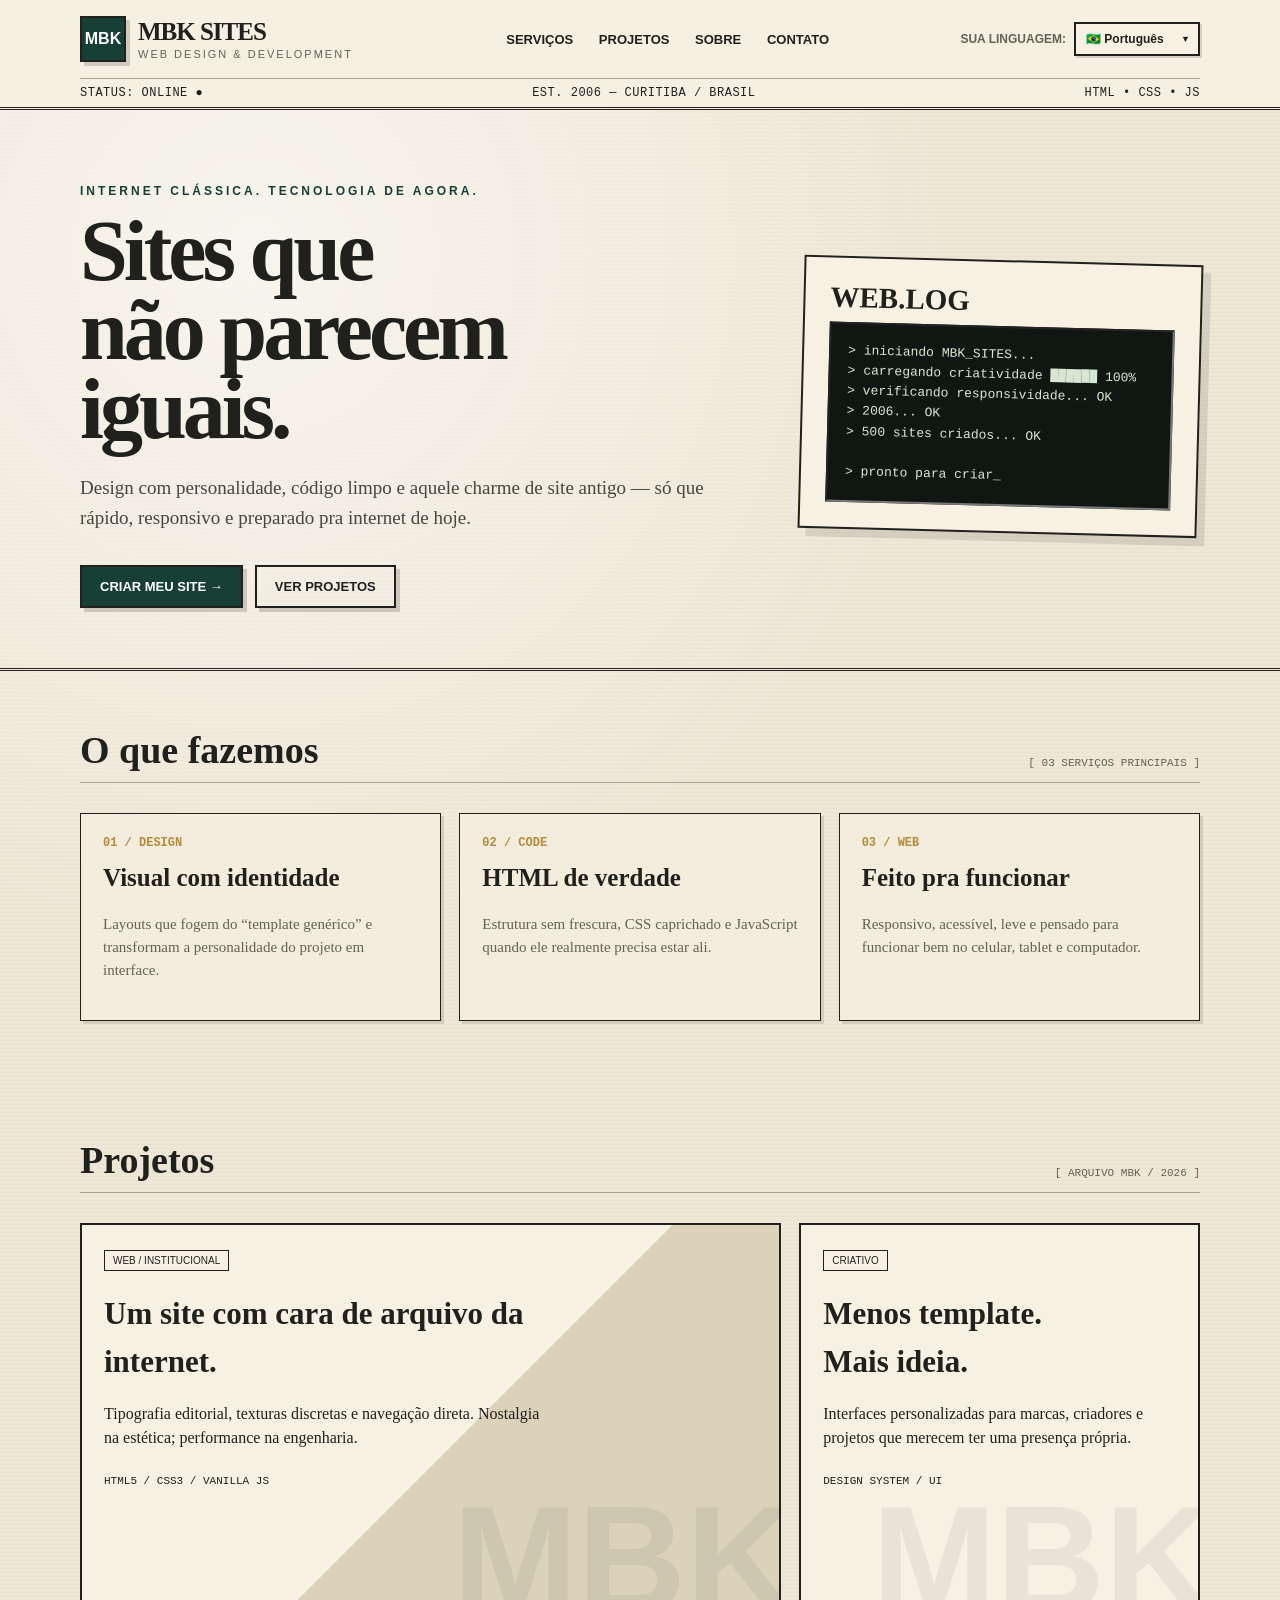
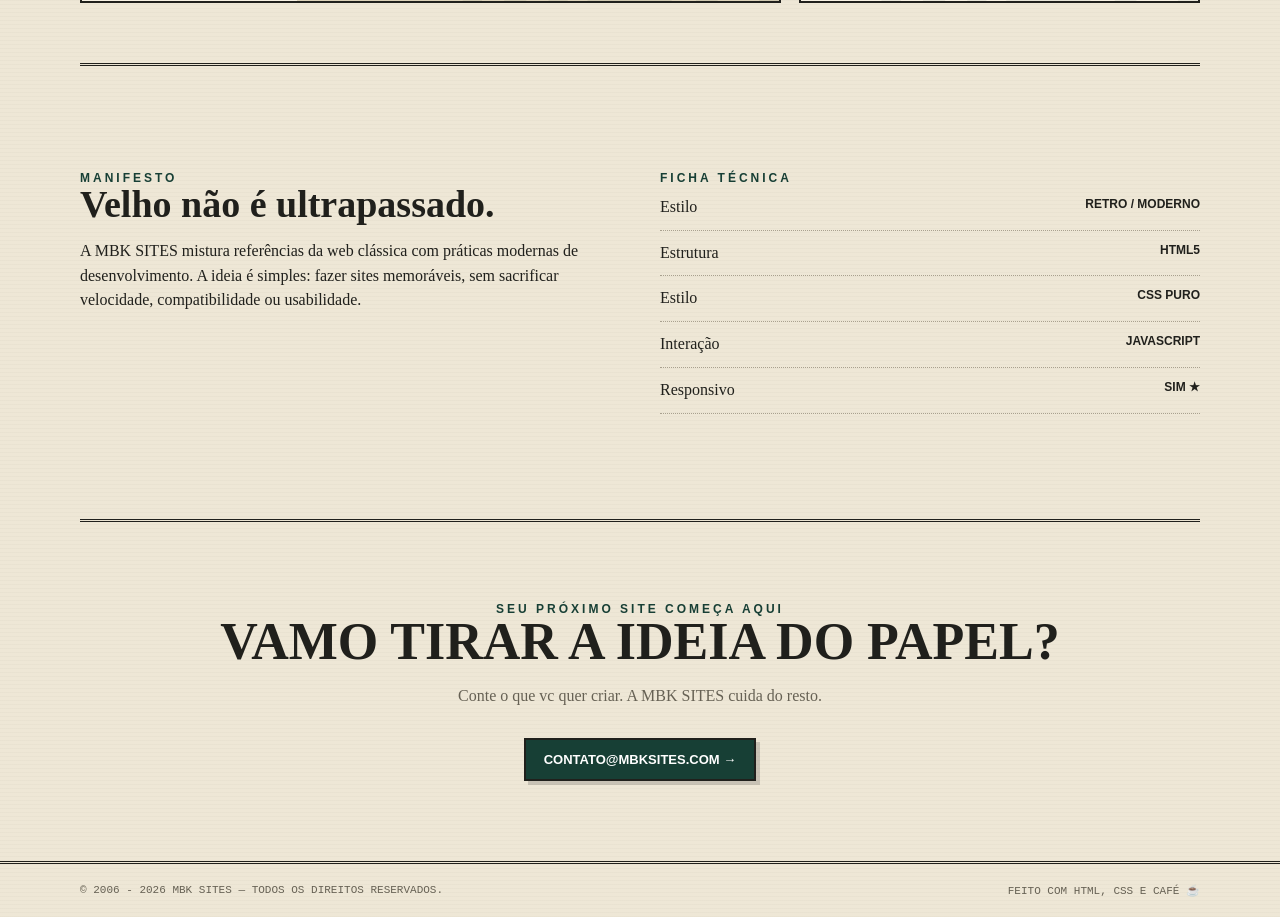
<file: index.html>
<!DOCTYPE html>
<html lang="pt-BR">
<head>
<meta charset="UTF-8">
<meta name="viewport" content="width=device-width, initial-scale=1.0">

<title>MBK SITES — Sites com alma de internet clássica</title>

<meta name="description"
content="MBK SITES — criação de sites com estética clássica, tecnologia moderna e personalidade.">

<style>
:root{
  --paper:#eee7d6;
  --paper2:#f7f1e3;
  --ink:#20201c;
  --muted:#666154;
  --line:#a9a18f;
  --accent:#173f35;
  --gold:#b48a3b;
  --shadow:4px 4px 0 rgba(32,32,28,.18);
}

*{
  box-sizing:border-box;
}

html{
  scroll-behavior:smooth;
}

body{
  margin:0;
  color:var(--ink);
  background:
    radial-gradient(circle at 20% 10%,rgba(255,255,255,.6),transparent 28%),
    repeating-linear-gradient(
      0deg,
      rgba(32,32,28,.025) 0 1px,
      transparent 1px 4px
    ),
    var(--paper);
  font-family:Georgia,"Times New Roman",serif;
  line-height:1.55;
}

a{
  color:inherit;
}

.wrap{
  width:min(1120px,92%);
  margin:auto;
}

/* HEADER */

header{
  border-bottom:3px double var(--ink);
  background:rgba(247,241,227,.94);
}

.top{
  min-height:78px;
  display:flex;
  align-items:center;
  justify-content:space-between;
  gap:20px;
}

.brand{
  display:flex;
  align-items:center;
  gap:12px;
  text-decoration:none;
}

.logo{
  width:46px;
  height:46px;
  border:2px solid var(--ink);
  display:grid;
  place-items:center;
  font-weight:bold;
  font-family:Arial,sans-serif;
  background:var(--accent);
  color:#fff;
  box-shadow:var(--shadow);
}

.brand strong{
  font:700 25px Georgia,serif;
  letter-spacing:-1px;
}

.brand small{
  display:block;
  color:var(--muted);
  font:11px Arial,sans-serif;
  letter-spacing:2px;
}

nav{
  font:700 13px Arial,sans-serif;
}

nav a{
  margin-left:22px;
  text-decoration:none;
  text-transform:uppercase;
}

nav a:hover{
  color:var(--gold);
  text-decoration:underline;
}

/* LANGUAGE */

.language-box{
  position:relative;
  display:flex;
  align-items:center;
  gap:8px;
  font:700 12px Arial,sans-serif;
  text-transform:uppercase;
}

.language-box label{
  color:var(--muted);
  white-space:nowrap;
}

.language-select{
  appearance:none;
  -webkit-appearance:none;
  border:2px solid var(--ink);
  background:var(--paper2);
  color:var(--ink);
  padding:8px 34px 8px 10px;
  font:700 12px Arial,sans-serif;
  cursor:pointer;
  box-shadow:2px 2px 0 rgba(32,32,28,.15);
}

.language-select:hover{
  background:#e8dfca;
}

.language-select:focus{
  outline:2px solid var(--gold);
  outline-offset:2px;
}

.language-box::after{
  content:"▼";
  position:absolute;
  right:10px;
  pointer-events:none;
  font-size:9px;
}

/* TICKER */

.ticker{
  border-top:1px solid var(--line);
  padding:7px 0;
  font:12px "Courier New",monospace;
  letter-spacing:.5px;
  display:flex;
  justify-content:space-between;
  gap:15px;
}

/* HERO */

.hero{
  padding:74px 0 60px;
  display:grid;
  grid-template-columns:1.25fr .75fr;
  gap:55px;
  align-items:center;
}

.eyebrow{
  font:700 12px Arial,sans-serif;
  letter-spacing:3px;
  text-transform:uppercase;
  color:var(--accent);
}

h1{
  font-size:clamp(48px,7vw,86px);
  line-height:.92;
  margin:14px 0 24px;
  letter-spacing:-4px;
}

.hero p{
  font-size:19px;
  max-width:650px;
  color:#49463d;
}

.btn{
  display:inline-block;
  margin-top:14px;
  padding:12px 18px;
  border:2px solid var(--ink);
  background:var(--accent);
  color:white;
  text-decoration:none;
  font:700 13px Arial,sans-serif;
  box-shadow:var(--shadow);
}

.btn.alt{
  background:transparent;
  color:var(--ink);
  margin-left:8px;
}

.stamp{
  border:2px solid var(--ink);
  padding:25px;
  background:var(--paper2);
  transform:rotate(1.5deg);
  box-shadow:8px 8px 0 rgba(32,32,28,.12);
}

.stamp h2{
  margin:0 0 10px;
  font-size:29px;
}

.stamp .screen{
  border:2px inset #777;
  background:#101713;
  color:#d8e7d4;
  padding:17px;
  font:13px/1.55 "Courier New",monospace;
  min-height:180px;
}

.cursor{
  animation:blink 1s steps(1) infinite;
}

@keyframes blink{
  50%{
    opacity:0;
  }
}

.rule{
  border:0;
  border-top:3px double var(--ink);
  margin:0;
}

/* SECTIONS */

section{
  padding:60px 0;
}

.section-title{
  display:flex;
  align-items:end;
  justify-content:space-between;
  gap:20px;
  border-bottom:1px solid var(--line);
  padding-bottom:13px;
  margin-bottom:30px;
}

h2{
  font-size:38px;
  line-height:1;
  margin:0;
}

.section-title span{
  font:11px "Courier New",monospace;
  color:var(--muted);
}

/* SERVICES */

.grid{
  display:grid;
  grid-template-columns:repeat(3,1fr);
  gap:18px;
}

.card{
  border:1px solid var(--ink);
  padding:22px;
  background:rgba(247,241,227,.62);
  box-shadow:3px 3px 0 rgba(32,32,28,.13);
}

.card .num{
  font:700 12px "Courier New",monospace;
  color:var(--gold);
}

.card h3{
  font-size:25px;
  margin:9px 0;
}

.card p{
  color:var(--muted);
  font-size:15px;
}

/* PROJECTS */

.portfolio{
  display:grid;
  grid-template-columns:1.4fr .8fr;
  gap:18px;
}

.project{
  min-height:260px;
  border:2px solid var(--ink);
  padding:22px;
  background:var(--paper2);
  position:relative;
  overflow:hidden;
}

.project:after{
  content:"MBK";
  position:absolute;
  right:-15px;
  bottom:-45px;
  font:bold 150px Arial,sans-serif;
  color:rgba(23,63,53,.07);
}

.project.big{
  min-height:380px;
  background:
    linear-gradient(
      135deg,
      #f7f1e3 0 55%,
      #dcd2b9 55%
    );
}

.tag{
  display:inline-block;
  border:1px solid var(--ink);
  padding:4px 8px;
  font:10px Arial,sans-serif;
  text-transform:uppercase;
}

.project h3{
  font-size:31px;
  max-width:450px;
  margin:18px 0 8px;
}

.project p{
  max-width:450px;
}

.project small{
  font:11px "Courier New",monospace;
}

/* ABOUT */

.about{
  display:grid;
  grid-template-columns:1fr 1fr;
  gap:40px;
  border-top:3px double var(--ink);
  border-bottom:3px double var(--ink);
}

.about article{
  padding:45px 0;
}

.facts{
  list-style:none;
  padding:0;
  margin:0;
}

.facts li{
  border-bottom:1px dotted var(--line);
  padding:10px 0;
  display:flex;
  justify-content:space-between;
  gap:20px;
}

.facts b{
  font-family:Arial,sans-serif;
  font-size:12px;
}

/* CONTACT */

.contact{
  text-align:center;
  padding:80px 20px;
}

.contact h2{
  font-size:52px;
}

.contact p{
  color:var(--muted);
}

/* FOOTER */

footer{
  border-top:3px double var(--ink);
  padding:20px 0;
  font:11px "Courier New",monospace;
  color:var(--muted);
}

footer .wrap{
  display:flex;
  justify-content:space-between;
  gap:15px;
}

/* MOBILE */

@media(max-width:1000px){

  .top{
    flex-wrap:wrap;
    padding:15px 0;
  }

  nav{
    order:3;
    width:100%;
    text-align:center;
  }

  nav a{
    margin:0 8px;
  }

}

@media(max-width:800px){

  .hero,
  .portfolio,
  .about{
    grid-template-columns:1fr;
  }

  .grid{
    grid-template-columns:1fr;
  }

  .hero{
    padding-top:50px;
  }

  .stamp{
    transform:none;
  }

  .contact h2{
    font-size:39px;
  }

  footer .wrap{
    flex-direction:column;
  }

  .language-box{
    margin-left:auto;
  }

  .language-box label{
    display:none;
  }

}

@media(max-width:520px){

  .brand strong{
    font-size:20px;
  }

  .brand small{
    font-size:9px;
  }

  nav{
    display:flex;
    justify-content:space-between;
  }

  nav a{
    font-size:10px;
    margin:0;
  }

  .ticker{
    flex-direction:column;
    gap:3px;
  }

  .section-title{
    align-items:flex-start;
    flex-direction:column;
  }

}
</style>
</head>

<body>

<header>

  <div class="wrap top">

    <a class="brand" href="#">
      <span class="logo">MBK</span>

      <span>
        <strong>MBK SITES</strong>
        <small>WEB DESIGN &amp; DEVELOPMENT</small>
      </span>
    </a>

    <nav>
      <a href="#servicos" data-i18n="navServices">Serviços</a>
      <a href="#projetos" data-i18n="navProjects">Projetos</a>
      <a href="#sobre" data-i18n="navAbout">Sobre</a>
      <a href="#contato" data-i18n="navContact">Contato</a>
    </nav>

    <!-- SELETOR DE IDIOMA -->
    <div class="language-box">

      <label for="language" id="languageLabel">
        Sua linguagem:
      </label>

      <select id="language" class="language-select">

        <option value="pt">🇧🇷 Português</option>
        <option value="en">🇺🇸 English</option>
        <option value="es">🇪🇸 Español</option>
        <option value="fr">🇫🇷 Français</option>
        <option value="it">🇮🇹 Italiano</option>
        <option value="de">🇩🇪 Deutsch</option>
        <option value="ja">🇯🇵 日本語</option>

      </select>

    </div>

  </div>

  <div class="wrap ticker">

    <span id="statusText">
      STATUS: ONLINE ●
    </span>

    <span>
      EST. 2006 — CURITIBA / BRASIL
    </span>

    <span>
      HTML • CSS • JS
    </span>

  </div>

</header>


<main>

<!-- HERO -->

<section class="wrap hero">

  <div>

    <div class="eyebrow" data-i18n="eyebrow">
      Internet clássica. Tecnologia de agora.
    </div>

    <h1 id="heroTitle">
      Sites que<br>
      não parecem<br>
      iguais.
    </h1>

    <p id="heroText">
      Design com personalidade, código limpo e aquele charme de site antigo —
      só que rápido, responsivo e preparado pra internet de hoje.
    </p>

    <a class="btn" href="#contato" id="createButton">
      CRIAR MEU SITE →
    </a>

    <a class="btn alt" href="#projetos" id="projectsButton">
      VER PROJETOS
    </a>

  </div>


  <aside class="stamp">

    <h2>WEB.LOG</h2>

    <div class="screen">

      &gt; iniciando MBK_SITES...<br>

      &gt; carregando criatividade ██████ 100%<br>

      &gt; verificando responsividade... OK<br>

      &gt; 2006... OK<br>

      &gt; 500 sites criados... OK<br>
      <br>

      &gt; pronto para criar<span class="cursor">_</span>

    </div>

  </aside>

</section>


<hr class="rule">


<!-- SERVIÇOS -->

<section class="wrap" id="servicos">

  <div class="section-title">

    <h2 id="servicesTitle">
      O que fazemos
    </h2>

    <span id="servicesCount">
      [ 03 SERVIÇOS PRINCIPAIS ]
    </span>

  </div>


  <div class="grid">

    <article class="card">

      <div class="num">
        01 / DESIGN
      </div>

      <h3 id="designTitle">
        Visual com identidade
      </h3>

      <p id="designText">
        Layouts que fogem do “template genérico” e transformam
        a personalidade do projeto em interface.
      </p>

    </article>


    <article class="card">

      <div class="num">
        02 / CODE
      </div>

      <h3 id="codeTitle">
        HTML de verdade
      </h3>

      <p id="codeText">
        Estrutura sem frescura, CSS caprichado e JavaScript
        quando ele realmente precisa estar ali.
      </p>

    </article>


    <article class="card">

      <div class="num">
        03 / WEB
      </div>

      <h3 id="webTitle">
        Feito pra funcionar
      </h3>

      <p id="webText">
        Responsivo, acessível, leve e pensado para funcionar
        bem no celular, tablet e computador.
      </p>

    </article>

  </div>

</section>


<!-- PROJETOS -->

<section class="wrap" id="projetos">

  <div class="section-title">

    <h2 id="portfolioTitle">
      Projetos
    </h2>

    <span id="portfolioArchive">
      [ ARQUIVO MBK / 2026 ]
    </span>

  </div>


  <div class="portfolio">

    <article class="project big">

      <span class="tag">
        WEB / INSTITUCIONAL
      </span>

      <h3 id="projectOneTitle">
        Um site com cara de arquivo da internet.
      </h3>

      <p id="projectOneText">
        Tipografia editorial, texturas discretas e navegação direta.
        Nostalgia na estética; performance na engenharia.
      </p>

      <small>
        HTML5 / CSS3 / VANILLA JS
      </small>

    </article>


    <div class="project">

      <span class="tag">
        CRIATIVO
      </span>

      <h3 id="projectTwoTitle">
        Menos template.<br>
        Mais ideia.
      </h3>

      <p id="projectTwoText">
        Interfaces personalizadas para marcas, criadores e projetos
        que merecem ter uma presença própria.
      </p>

      <small>
        DESIGN SYSTEM / UI
      </small>

    </div>

  </div>

</section>


<!-- SOBRE -->

<section class="wrap about" id="sobre">

  <article>

    <div class="eyebrow" id="manifestoLabel">
      Manifesto
    </div>

    <h2 id="manifestoTitle">
      Velho não é ultrapassado.
    </h2>

    <p id="manifestoText">
      A MBK SITES mistura referências da web clássica com práticas
      modernas de desenvolvimento. A ideia é simples: fazer sites
      memoráveis, sem sacrificar velocidade, compatibilidade ou usabilidade.
    </p>

  </article>


  <article>

    <div class="eyebrow" id="technicalLabel">
      Ficha técnica
    </div>

    <ul class="facts">

      <li>
        <span id="factStyle">Estilo</span>
        <b>RETRO / MODERNO</b>
      </li>

      <li>
        <span id="factStructure">Estrutura</span>
        <b>HTML5</b>
      </li>

      <li>
        <span id="factCss">Estilo</span>
        <b>CSS PURO</b>
      </li>

      <li>
        <span id="factInteraction">Interação</span>
        <b>JAVASCRIPT</b>
      </li>

      <li>
        <span id="factResponsive">Responsivo</span>
        <b>SIM ★</b>
      </li>

    </ul>

  </article>

</section>


<!-- CONTATO -->

<section class="contact" id="contato">

  <div class="eyebrow" id="contactEyebrow">
    Seu próximo site começa aqui
  </div>

  <h2 id="contactTitle">
    VAMO TIRAR A IDEIA DO PAPEL?
  </h2>

  <p id="contactText">
    Conte o que vc quer criar. A MBK SITES cuida do resto.
  </p>

  <a class="btn" href="mailto:contato@mbksites.com">
    CONTATO@MBKSITES.COM →
  </a>

</section>

</main>


<footer>

  <div class="wrap">

    <span id="copyright">
      © 2006 - 2026 MBK SITES — TODOS OS DIREITOS RESERVADOS.
    </span>

    <span>
      FEITO COM HTML, CSS E CAFÉ ☕
    </span>

  </div>

</footer>


<script>

/* =========================================================
   SISTEMA DE IDIOMAS — MBK SITES
========================================================= */

const translations = {

  pt:{
    language:"Sua linguagem:",
    status:"STATUS: ONLINE ●",

    navServices:"Serviços",
    navProjects:"Projetos",
    navAbout:"Sobre",
    navContact:"Contato",

    eyebrow:"Internet clássica. Tecnologia de agora.",
    title:"Sites que<br>não parecem<br>iguais.",

    heroText:
      "Design com personalidade, código limpo e aquele charme de site antigo — só que rápido, responsivo e preparado pra internet de hoje.",

    create:"CRIAR MEU SITE →",
    projects:"VER PROJETOS",

    servicesTitle:"O que fazemos",
    servicesCount:"[ 03 SERVIÇOS PRINCIPAIS ]",

    designTitle:"Visual com identidade",
    designText:
      "Layouts que fogem do “template genérico” e transformam a personalidade do projeto em interface.",

    codeTitle:"HTML de verdade",
    codeText:
      "Estrutura sem frescura, CSS caprichado e JavaScript quando ele realmente precisa estar ali.",

    webTitle:"Feito pra funcionar",
    webText:
      "Responsivo, acessível, leve e pensado para funcionar bem no celular, tablet e computador.",

    projectsTitle:"Projetos",
    archive:"[ ARQUIVO MBK / 2026 ]",

    projectOneTitle:"Um site com cara de arquivo da internet.",
    projectOneText:
      "Tipografia editorial, texturas discretas e navegação direta. Nostalgia na estética; performance na engenharia.",

    projectTwoTitle:"Menos template.<br>Mais ideia.",
    projectTwoText:
      "Interfaces personalizadas para marcas, criadores e projetos que merecem ter uma presença própria.",

    manifesto:"Manifesto",
    manifestoTitle:"Velho não é ultrapassado.",
    manifestoText:
      "A MBK SITES mistura referências da web clássica com práticas modernas de desenvolvimento. A ideia é simples: fazer sites memoráveis, sem sacrificar velocidade, compatibilidade ou usabilidade.",

    technical:"Ficha técnica",

    style:"Estilo",
    structure:"Estrutura",
    css:"Estilo",
    interaction:"Interação",
    responsive:"Responsivo",

    contactEyebrow:"Seu próximo site começa aqui",
    contactTitle:"VAMO TIRAR A IDEIA DO PAPEL?",
    contactText:"Conte o que vc quer criar. A MBK SITES cuida do resto.",

    copyright:"© 2006 - 2026 MBK SITES — TODOS OS DIREITOS RESERVADOS."
  },


  en:{
    language:"Your Language:",
    status:"STATUS: ONLINE ●",

    navServices:"Services",
    navProjects:"Projects",
    navAbout:"About",
    navContact:"Contact",

    eyebrow:"Classic Internet. Modern Technology.",
    title:"Websites that<br>don't look<br>the same.",

    heroText:
      "Personality-driven design, clean code and that old-school website charm — fast, responsive and ready for today's internet.",

    create:"CREATE MY WEBSITE →",
    projects:"VIEW PROJECTS",

    servicesTitle:"What we do",
    servicesCount:"[ 03 MAIN SERVICES ]",

    designTitle:"Identity-driven design",
    designText:
      "Layouts that escape generic templates and turn each project's personality into an interface.",

    codeTitle:"Real HTML",
    codeText:
      "Clean structure, carefully crafted CSS and JavaScript only when it actually belongs there.",

    webTitle:"Built to work",
    webText:
      "Responsive, accessible, lightweight and designed for phones, tablets and computers.",

    projectsTitle:"Projects",
    archive:"[ MBK ARCHIVE / 2026 ]",

    projectOneTitle:"A website that feels like an internet archive.",
    projectOneText:
      "Editorial typography, subtle textures and direct navigation. Nostalgia in the aesthetics; performance in the engineering.",

    projectTwoTitle:"Less template.<br>More idea.",
    projectTwoText:
      "Custom interfaces for brands, creators and projects that deserve their own presence.",

    manifesto:"Manifesto",
    manifestoTitle:"Old doesn't mean outdated.",
    manifestoText:
      "MBK SITES combines classic web references with modern development practices. The idea is simple: create memorable websites without sacrificing speed, compatibility or usability.",

    technical:"Technical sheet",

    style:"Style",
    structure:"Structure",
    css:"Style",
    interaction:"Interaction",
    responsive:"Responsive",

    contactEyebrow:"Your next website starts here",
    contactTitle:"LET'S GET YOUR IDEA OFF THE PAPER.",
    contactText:"Tell us what you want to create. MBK SITES takes care of the rest.",

    copyright:"© 2006 - 2026 MBK SITES — ALL RIGHTS RESERVED."
  },


  es:{
    language:"Tu idioma:",
    status:"ESTADO: ONLINE ●",

    navServices:"Servicios",
    navProjects:"Proyectos",
    navAbout:"Nosotros",
    navContact:"Contacto",

    eyebrow:"Internet clásica. Tecnología actual.",
    title:"Sitios que<br>no parecen<br>iguales.",

    heroText:
      "Diseño con personalidad, código limpio y ese encanto de los sitios antiguos — rápido, adaptable y preparado para Internet.",

    create:"CREAR MI SITIO →",
    projects:"VER PROYECTOS",

    servicesTitle:"Lo que hacemos",
    servicesCount:"[ 03 SERVICIOS PRINCIPALES ]",

    designTitle:"Diseño con identidad",
    designText:
      "Diseños que escapan de las plantillas genéricas y convierten la personalidad del proyecto en interfaz.",

    codeTitle:"HTML de verdad",
    codeText:
      "Estructura limpia, CSS cuidado y JavaScript cuando realmente es necesario.",

    webTitle:"Hecho para funcionar",
    webText:
      "Adaptable, accesible, ligero y pensado para móviles, tablets y ordenadores.",

    projectsTitle:"Proyectos",
    archive:"[ ARCHIVO MBK / 2026 ]",

    projectOneTitle:"Un sitio con cara de archivo de Internet.",
    projectOneText:
      "Tipografía editorial, texturas discretas y navegación directa. Nostalgia en la estética; rendimiento en la ingeniería.",

    projectTwoTitle:"Menos plantilla.<br>Más idea.",
    projectTwoText:
      "Interfaces personalizadas para marcas, creadores y proyectos que merecen tener una presencia propia.",

    manifesto:"Manifiesto",
    manifestoTitle:"Antiguo no significa obsoleto.",
    manifestoText:
      "MBK SITES combina referencias de la web clásica con prácticas modernas de desarrollo.",

    technical:"Ficha técnica",

    style:"Estilo",
    structure:"Estructura",
    css:"Estilo",
    interaction:"Interacción",
    responsive:"Adaptable",

    contactEyebrow:"Tu próximo sitio comienza aquí",
    contactTitle:"¿SACAMOS TU IDEA DEL PAPEL?",
    contactText:"Cuéntanos qué quieres crear. MBK SITES se encarga del resto.",

    copyright:"© 2006 - 2026 MBK SITES — TODOS LOS DERECHOS RESERVADOS."
  },


  fr:{
    language:"Votre langue :",
    status:"STATUT : EN LIGNE ●",

    navServices:"Services",
    navProjects:"Projets",
    navAbout:"À propos",
    navContact:"Contact",

    eyebrow:"Internet classique. Technologie moderne.",
    title:"Des sites qui<br>ne se ressemblent<br>pas.",

    heroText:
      "Un design avec de la personnalité, du code propre et le charme des anciens sites web — rapide, responsive et moderne.",

    create:"CRÉER MON SITE →",
    projects:"VOIR LES PROJETS",

    servicesTitle:"Ce que nous faisons",
    servicesCount:"[ 03 SERVICES PRINCIPAUX ]",

    designTitle:"Design avec identité",
    designText:
      "Des interfaces qui évitent les modèles génériques et donnent une vraie personnalité au projet.",

    codeTitle:"Du vrai HTML",
    codeText:
      "Une structure propre, du CSS soigné et du JavaScript uniquement lorsque nécessaire.",

    webTitle:"Conçu pour fonctionner",
    webText:
      "Responsive, accessible, léger et adapté aux mobiles, tablettes et ordinateurs.",

    projectsTitle:"Projets",
    archive:"[ ARCHIVE MBK / 2026 ]",

    projectOneTitle:"Un site avec l'apparence d'une archive Internet.",
    projectOneText:
      "Typographie éditoriale, textures discrètes et navigation directe. Nostalgie dans l'esthétique ; performance dans l'ingénierie.",

    projectTwoTitle:"Moins de modèle.<br>Plus d'idée.",
    projectTwoText:
      "Des interfaces personnalisées pour les marques, créateurs et projets qui méritent leur propre identité.",

    manifesto:"Manifeste",
    manifestoTitle:"Ancien ne signifie pas dépassé.",
    manifestoText:
      "MBK SITES mélange les références du web classique avec les pratiques modernes du développement.",

    technical:"Fiche technique",

    style:"Style",
    structure:"Structure",
    css:"Style",
    interaction:"Interaction",
    responsive:"Responsive",

    contactEyebrow:"Votre prochain site commence ici",
    contactTitle:"SORTONS VOTRE IDÉE DU PAPIER.",
    contactText:"Dites-nous ce que vous voulez créer. MBK SITES s'occupe du reste.",

    copyright:"© 2006 - 2026 MBK SITES — TOUS DROITS RÉSERVÉS."
  },


  it:{
    language:"La tua lingua:",
    status:"STATO: ONLINE ●",

    navServices:"Servizi",
    navProjects:"Progetti",
    navAbout:"Chi siamo",
    navContact:"Contatti",

    eyebrow:"Internet classica. Tecnologia moderna.",
    title:"Siti che<br>non sembrano<br>uguali.",

    heroText:
      "Design con personalità, codice pulito e il fascino dei vecchi siti web — veloce, responsive e moderno.",

    create:"CREA IL MIO SITO →",
    projects:"VEDI I PROGETTI",

    servicesTitle:"Cosa facciamo",
    servicesCount:"[ 03 SERVIZI PRINCIPALI ]",

    designTitle:"Design con identità",
    designText:
      "Layout che evitano i template generici e trasformano la personalità del progetto in interfaccia.",

    codeTitle:"HTML vero",
    codeText:
      "Struttura pulita, CSS curato e JavaScript solo quando serve davvero.",

    webTitle:"Fatto per funzionare",
    webText:
      "Responsive, accessibile, leggero e progettato per smartphone, tablet e computer.",

    projectsTitle:"Progetti",
    archive:"[ ARCHIVIO MBK / 2026 ]",

    projectOneTitle:"Un sito con l'aspetto di un archivio Internet.",
    projectOneText:
      "Tipografia editoriale, texture discrete e navigazione diretta. Nostalgia nell'estetica; prestazioni nell'ingegneria.",

    projectTwoTitle:"Meno template.<br>Più idea.",
    projectTwoText:
      "Interfacce personalizzate per marchi, creatori e progetti che meritano una presenza propria.",

    manifesto:"Manifesto",
    manifestoTitle:"Vecchio non significa superato.",
    manifestoText:
      "MBK SITES combina riferimenti del web classico con moderne pratiche di sviluppo.",

    technical:"Scheda tecnica",

    style:"Stile",
    structure:"Struttura",
    css:"Stile",
    interaction:"Interazione",
    responsive:"Responsive",

    contactEyebrow:"Il tuo prossimo sito inizia qui",
    contactTitle:"PORTIAMO L'IDEA ALLA REALTÀ.",
    contactText:"Raccontaci cosa vuoi creare. MBK SITES pensa al resto.",

    copyright:"© 2006 - 2026 MBK SITES — TUTTI I DIRITTI RISERVATI."
  },


  de:{
    language:"Deine Sprache:",
    status:"STATUS: ONLINE ●",

    navServices:"Leistungen",
    navProjects:"Projekte",
    navAbout:"Über uns",
    navContact:"Kontakt",

    eyebrow:"Klassisches Internet. Moderne Technologie.",
    title:"Websites, die<br>nicht gleich<br>aussehen.",

    heroText:
      "Design mit Persönlichkeit, sauberer Code und der Charme alter Websites — schnell, responsiv und modern.",

    create:"MEINE WEBSITE ERSTELLEN →",
    projects:"PROJEKTE ANSEHEN",

    servicesTitle:"Was wir machen",
    servicesCount:"[ 03 HAUPTLEISTUNGEN ]",

    designTitle:"Design mit Identität",
    designText:
      "Layouts abseits generischer Vorlagen, die die Persönlichkeit eines Projekts sichtbar machen.",

    codeTitle:"Echtes HTML",
    codeText:
      "Saubere Struktur, sorgfältiges CSS und JavaScript nur dort, wo es wirklich gebraucht wird.",

    webTitle:"Gemacht, um zu funktionieren",
    webText:
      "Responsiv, zugänglich, leicht und für Smartphones, Tablets und Computer entwickelt.",

    projectsTitle:"Projekte",
    archive:"[ MBK ARCHIV / 2026 ]",

    projectOneTitle:"Eine Website wie ein Internetarchiv.",
    projectOneText:
      "Editorial-Typografie, dezente Texturen und direkte Navigation. Nostalgie im Design; Performance in der Technik.",

    projectTwoTitle:"Weniger Vorlage.<br>Mehr Idee.",
    projectTwoText:
      "Individuelle Interfaces für Marken, Kreative und Projekte mit eigener Identität.",

    manifesto:"Manifest",
    manifestoTitle:"Alt bedeutet nicht veraltet.",
    manifestoText:
      "MBK SITES verbindet klassische Webästhetik mit modernen Entwicklungspraktiken.",

    technical:"Technisches Datenblatt",

    style:"Stil",
    structure:"Struktur",
    css:"Stil",
    interaction:"Interaktion",
    responsive:"Responsiv",

    contactEyebrow:"Deine nächste Website beginnt hier",
    contactTitle:"BRINGEN WIR DEINE IDEE AUF DEN BILDSCHIRM.",
    contactText:"Erzähl uns, was du erstellen möchtest. MBK SITES kümmert sich um den Rest.",

    copyright:"© 2006 - 2026 MBK SITES — ALLE RECHTE VORBEHALTEN."
  },


  ja:{
    language:"あなたの言語：",
    status:"ステータス：オンライン ●",

    navServices:"サービス",
    navProjects:"プロジェクト",
    navAbout:"私たちについて",
    navContact:"お問い合わせ",

    eyebrow:"クラシックなインターネット。現代のテクノロジー。",
    title:"同じように<br>見えない<br>ウェブサイト。",

    heroText:
      "個性的なデザイン、きれいなコード、昔のウェブサイトの魅力。そして現代の高速・レスポンシブな技術。",

    create:"サイトを作る →",
    projects:"プロジェクトを見る",

    servicesTitle:"サービス",
    servicesCount:"[ 03 MAIN SERVICES ]",

    designTitle:"個性のあるデザイン",
    designText:
      "一般的なテンプレートから離れ、プロジェクトの個性をインターフェースにします。",

    codeTitle:"本物のHTML",
    codeText:
      "シンプルな構造、美しいCSS、必要なときだけJavaScriptを使用します。",

    webTitle:"実際に使えるウェブ",
    webText:
      "スマートフォン、タブレット、パソコンに対応した軽量でアクセシブルな設計。",

    projectsTitle:"プロジェクト",
    archive:"[ MBK ARCHIVE / 2026 ]",

    projectOneTitle:"インターネットアーカイブのようなサイト。",
    projectOneText:
      "エディトリアルなタイポグラフィ、控えめなテクスチャ、シンプルなナビゲーション。",

    projectTwoTitle:"テンプレートを減らす。<br>アイデアを増やす。",
    projectTwoText:
      "ブランド、クリエイター、独自の存在感を必要とするプロジェクトのためのインターフェース。",

    manifesto:"マニフェスト",
    manifestoTitle:"古いことは、時代遅れではない。",
    manifestoText:
      "MBK SITESはクラシックなウェブデザインと現代的な開発技術を組み合わせています。",

    technical:"技術仕様",

    style:"スタイル",
    structure:"構造",
    css:"スタイル",
    interaction:"インタラクション",
    responsive:"レスポンシブ",

    contactEyebrow:"次のウェブサイトはここから",
    contactTitle:"アイデアを形にしよう。",
    contactText:"作りたいものを教えてください。MBK SITESがサポートします。",

    copyright:"© 2006 - 2026 MBK SITES — ALL RIGHTS RESERVED."
  }

};


/* =========================================================
   APLICAÇÃO DO IDIOMA
========================================================= */

function changeLanguage(lang){

  const t = translations[lang];

  document.documentElement.lang =
    lang === "pt" ? "pt-BR" : lang;

  document.getElementById("languageLabel").textContent =
    t.language;

  document.getElementById("statusText").textContent =
    t.status;

  document.querySelector('[data-i18n="navServices"]').textContent =
    t.navServices;

  document.querySelector('[data-i18n="navProjects"]').textContent =
    t.navProjects;

  document.querySelector('[data-i18n="navAbout"]').textContent =
    t.navAbout;

  document.querySelector('[data-i18n="navContact"]').textContent =
    t.navContact;

  document.querySelector(".hero .eyebrow").textContent =
    t.eyebrow;

  document.getElementById("heroTitle").innerHTML =
    t.title;

  document.getElementById("heroText").textContent =
    t.heroText;

  document.getElementById("createButton").textContent =
    t.create;

  document.getElementById("projectsButton").textContent =
    t.projects;

  document.getElementById("servicesTitle").textContent =
    t.servicesTitle;

  document.getElementById("servicesCount").textContent =
    t.servicesCount;

  document.getElementById("designTitle").textContent =
    t.designTitle;

  document.getElementById("designText").textContent =
    t.designText;

  document.getElementById("codeTitle").textContent =
    t.codeTitle;

  document.getElementById("codeText").textContent =
    t.codeText;

  document.getElementById("webTitle").textContent =
    t.webTitle;

  document.getElementById("webText").textContent =
    t.webText;

  document.getElementById("portfolioTitle").textContent =
    t.projectsTitle;

  document.getElementById("portfolioArchive").textContent =
    t.archive;

  document.getElementById("projectOneTitle").textContent =
    t.projectOneTitle;

  document.getElementById("projectOneText").textContent =
    t.projectOneText;

  document.getElementById("projectTwoTitle").innerHTML =
    t.projectTwoTitle;

  document.getElementById("projectTwoText").textContent =
    t.projectTwoText;

  document.getElementById("manifestoLabel").textContent =
    t.manifesto;

  document.getElementById("manifestoTitle").textContent =
    t.manifestoTitle;

  document.getElementById("manifestoText").textContent =
    t.manifestoText;

  document.getElementById("technicalLabel").textContent =
    t.technical;

  document.getElementById("factStyle").textContent =
    t.style;

  document.getElementById("factStructure").textContent =
    t.structure;

  document.getElementById("factCss").textContent =
    t.css;

  document.getElementById("factInteraction").textContent =
    t.interaction;

  document.getElementById("factResponsive").textContent =
    t.responsive;

  document.getElementById("contactEyebrow").textContent =
    t.contactEyebrow;

  document.getElementById("contactTitle").textContent =
    t.contactTitle;

  document.getElementById("contactText").textContent =
    t.contactText;

  document.getElementById("copyright").textContent =
    t.copyright;

  /* salva o idioma escolhido */
  localStorage.setItem("mbk-language",lang);
}


/* =========================================================
   EVENTO DO SELECT
========================================================= */

document
  .getElementById("language")
  .addEventListener("change",function(){

    changeLanguage(this.value);

  });


/* =========================================================
   CARREGA O ÚLTIMO IDIOMA
========================================================= */

const savedLanguage =
  localStorage.getItem("mbk-language") || "pt";

document.getElementById("language").value =
  savedLanguage;

changeLanguage(savedLanguage);

</script>

</body>
</html>
</file>
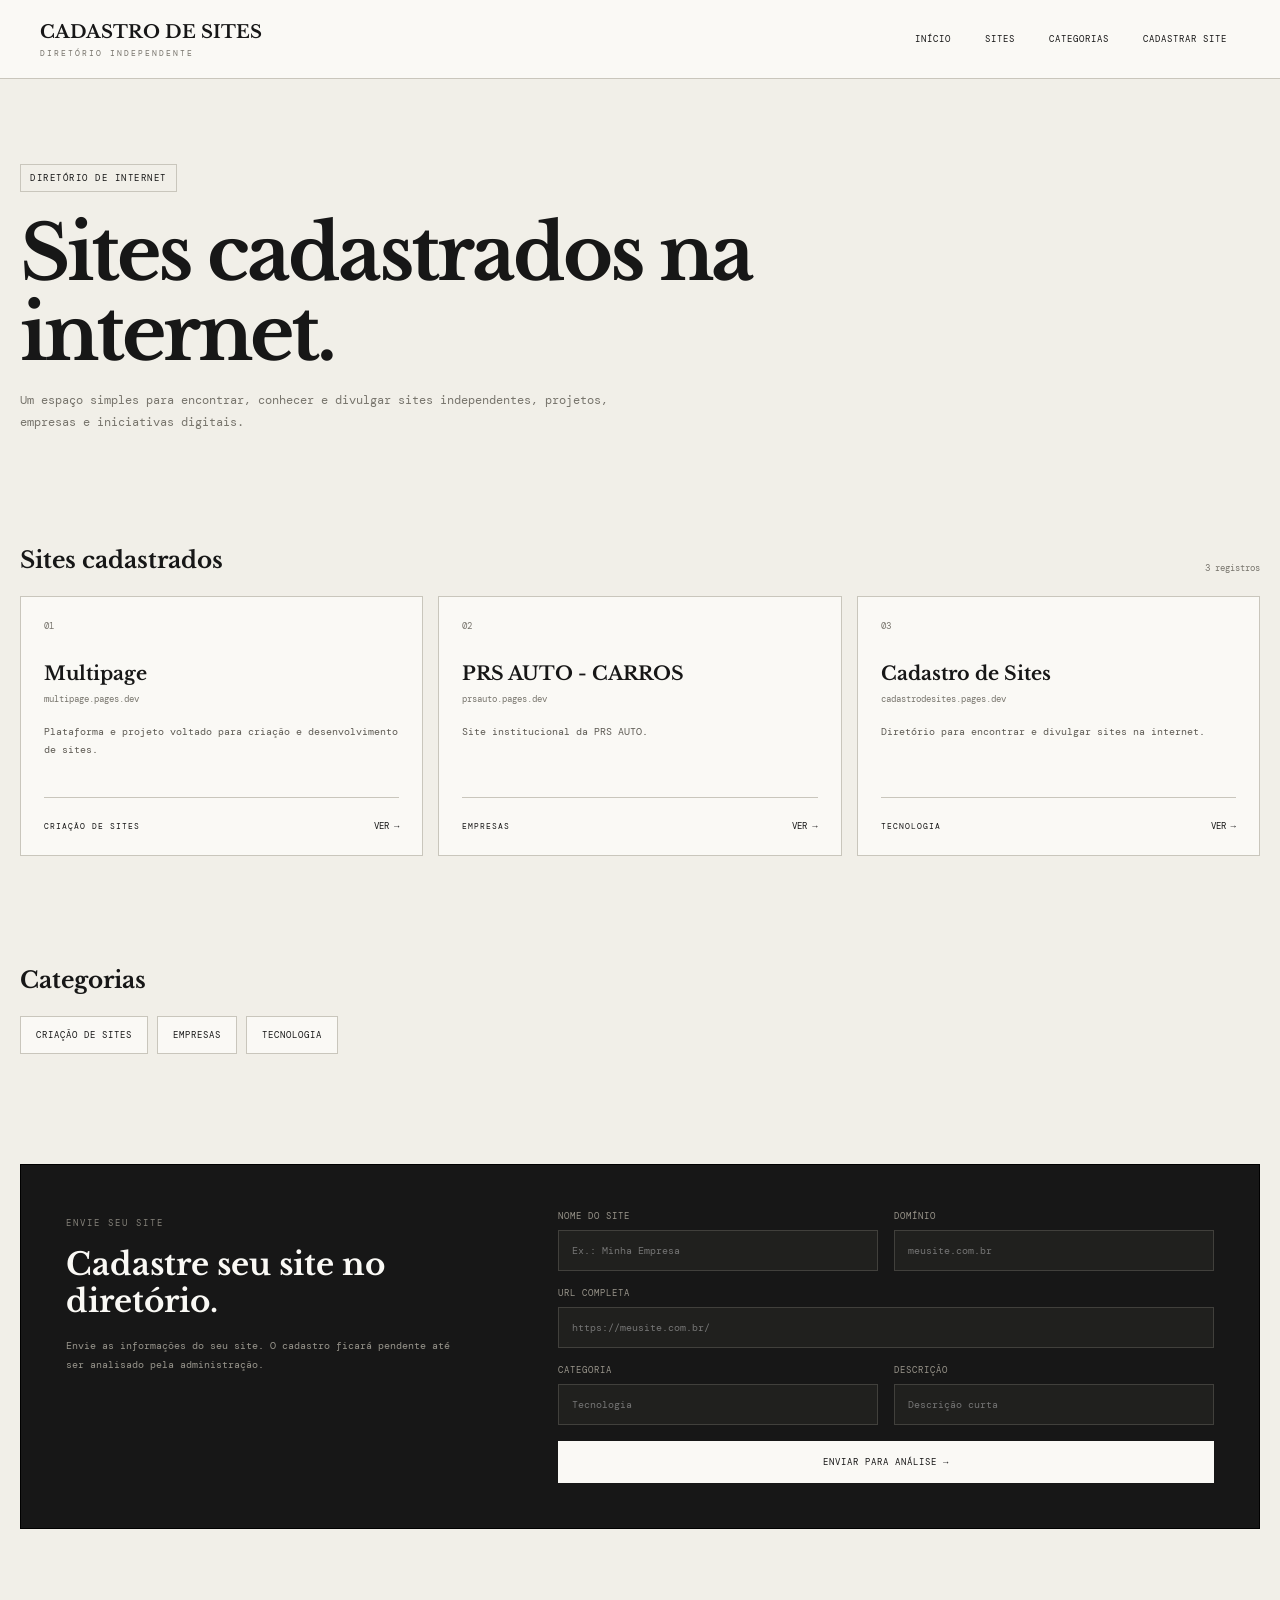
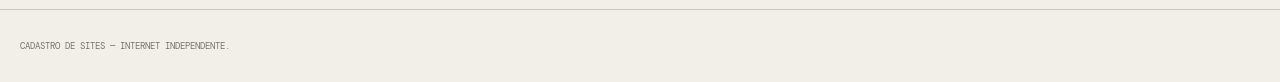
<file: sites/cadastrodesites.pages.dev/index.html>
<!DOCTYPE html>
<html lang="pt-BR">
<head>
<meta charset="UTF-8">
<meta name="viewport" content="width=device-width, initial-scale=1.0">

<title>Cadastro de Sites</title>

<meta
  name="description"
  content="Diretório de sites cadastrados na internet."
>

<style>

@import url('https://fonts.googleapis.com/css2?family=DM+Mono:wght@400;500&family=Libre+Baskerville:wght@400;700&display=swap');

:root {
  --bg: #f1efe8;
  --paper: #faf9f5;
  --paper2: #e8e5dc;
  --text: #171717;
  --muted: #77746c;
  --line: #c9c6bc;
  --dark: #171717;
  --danger: #a43e38;
}

* {
  box-sizing: border-box;
}

html {
  scroll-behavior: smooth;
}

body {
  margin: 0;
  background: var(--bg);
  color: var(--text);
  font-family: "DM Mono", monospace;
}

a {
  color: inherit;
  text-decoration: none;
}

button,
input,
textarea,
select {
  font: inherit;
}


/* ========================================
   HEADER
======================================== */

header {
  border-bottom: 1px solid var(--line);
  background: var(--paper);
}

.header-inner {
  max-width: 1250px;
  margin: auto;
  min-height: 78px;
  padding: 0 25px;

  display: flex;
  align-items: center;
  justify-content: space-between;
  gap: 20px;
}

.logo {
  font-family: "Libre Baskerville", serif;
  font-weight: 700;
  font-size: 18px;
}

.logo small {
  display: block;
  margin-top: 5px;

  font-family: "DM Mono", monospace;
  font-size: 8px;
  font-weight: 400;
  color: var(--muted);
  letter-spacing: 2px;
  text-transform: uppercase;
}

nav {
  display: flex;
  gap: 8px;
}

nav a {
  padding: 10px 12px;

  font-size: 9px;
  text-transform: uppercase;
  letter-spacing: 1px;

  border: 1px solid transparent;
}

nav a:hover {
  border-color: var(--line);
  background: var(--paper2);
}


/* ========================================
   CONTAINER
======================================== */

.container {
  width: min(1250px, calc(100% - 40px));
  margin: auto;
}


/* ========================================
   HERO
======================================== */

.hero {
  padding: 85px 0 65px;
}

.hero-label {
  display: inline-block;

  border: 1px solid var(--line);
  padding: 7px 9px;

  font-size: 9px;
  text-transform: uppercase;
  letter-spacing: 1.5px;
}

.hero h1 {
  max-width: 850px;

  margin: 22px 0 15px;

  font-family: "Libre Baskerville", serif;
  font-size: clamp(38px, 7vw, 76px);
  line-height: 1.05;
  letter-spacing: -3px;
}

.hero p {
  max-width: 650px;

  color: var(--muted);
  font-size: 12px;
  line-height: 1.9;
}


/* ========================================
   SECTION
======================================== */

.section {
  padding: 35px 0 75px;
}

.section-title {
  margin-bottom: 22px;

  display: flex;
  justify-content: space-between;
  align-items: end;
  gap: 20px;
}

.section-title h2 {
  margin: 0;

  font-family: "Libre Baskerville", serif;
  font-size: 23px;
}

.section-title span {
  color: var(--muted);
  font-size: 9px;
}


/* ========================================
   CARDS
======================================== */

.grid {
  display: grid;
  grid-template-columns: repeat(3, 1fr);
  gap: 15px;
}

.card {
  min-height: 260px;

  background: var(--paper);
  border: 1px solid var(--line);

  padding: 23px;

  display: flex;
  flex-direction: column;

  transition: .2s;
}

.card:hover {
  transform: translateY(-4px);
  box-shadow: 6px 6px 0 var(--text);
}

.card-number {
  color: var(--muted);
  font-size: 9px;
}

.card h3 {
  margin: 30px 0 8px;

  font-family: "Libre Baskerville", serif;
  font-size: 19px;
}

.card-domain {
  color: var(--muted);
  font-size: 9px;
}

.card-description {
  margin-top: 18px;

  color: #5e5b54;
  font-size: 10px;
  line-height: 1.8;
}

.card-bottom {
  margin-top: auto;
  padding-top: 22px;

  display: flex;
  align-items: center;
  justify-content: space-between;

  border-top: 1px solid var(--line);
}

.tag {
  font-size: 8px;
  text-transform: uppercase;
  letter-spacing: 1px;
}

.card-link {
  font-size: 9px;
  text-transform: uppercase;
}


/* ========================================
   CATEGORIAS
======================================== */

.categories {
  display: flex;
  flex-wrap: wrap;
  gap: 9px;
}

.category-link {
  padding: 12px 15px;

  border: 1px solid var(--line);
  background: var(--paper);

  font-size: 9px;
  text-transform: uppercase;
  letter-spacing: 1px;

  transition: .2s;
}

.category-link:hover {
  background: var(--dark);
  color: var(--paper);
}


/* ========================================
   INDIVIDUAL
======================================== */

.individual {
  padding: 75px 0;
}

.back {
  display: inline-block;
  margin-bottom: 35px;

  color: var(--muted);
  font-size: 9px;
  text-transform: uppercase;
}

.individual-box {
  background: var(--paper);
  border: 1px solid var(--line);
  padding: 40px;
}

.individual-box h1 {
  margin: 15px 0 10px;

  font-family: "Libre Baskerville", serif;
  font-size: clamp(30px, 5vw, 55px);
}

.individual-domain {
  color: var(--muted);
  font-size: 11px;
}

.individual-description {
  max-width: 700px;

  margin: 35px 0;

  color: #5d5a53;
  font-size: 12px;
  line-height: 2;
}

.visit-button {
  display: inline-block;

  padding: 14px 18px;

  background: var(--dark);
  color: var(--paper);

  font-size: 9px;
  text-transform: uppercase;
  letter-spacing: 1px;
}


/* ========================================
   FORMULÁRIO PÚBLICO
======================================== */

.cadastro-publico {
  margin: 35px 0 80px;

  padding: 45px;

  background: var(--dark);
  color: var(--paper);

  border: 1px solid #000;

  display: grid;
  grid-template-columns: .8fr 1.2fr;
  gap: 55px;
}

.cadastro-header span {
  color: #85827a;

  font-size: 9px;
  letter-spacing: 2px;
}

.cadastro-header h2 {
  margin: 15px 0;

  font-family: "Libre Baskerville", serif;
  font-size: 31px;
  line-height: 1.2;
}

.cadastro-header p {
  max-width: 390px;

  color: #98958c;

  font-size: 10px;
  line-height: 1.9;
}

.cadastro-form {
  display: grid;
  grid-template-columns: 1fr 1fr;
  gap: 16px;
}

.campo label {
  display: block;
  margin-bottom: 8px;

  color: #99958b;

  font-size: 9px;
  text-transform: uppercase;
  letter-spacing: 1px;
}

.campo input,
.campo textarea {
  width: 100%;

  border: 1px solid #41403c;
  background: #20201e;
  color: var(--paper);

  padding: 13px;

  outline: none;

  font-size: 10px;
}

.campo input:focus,
.campo textarea:focus {
  border-color: var(--paper);
}

.campo textarea {
  min-height: 120px;
  resize: vertical;
}

.campo-full {
  grid-column: 1 / -1;
}

.botao-enviar {
  grid-column: 1 / -1;

  padding: 15px;

  border: 0;

  background: var(--paper);
  color: var(--dark);

  cursor: pointer;

  font-size: 9px;
  text-transform: uppercase;
  letter-spacing: 1px;
}

.botao-enviar:hover {
  background: white;
}

.mensagem-cadastro {
  display: none;

  grid-column: 1 / -1;

  padding: 15px;

  border: 1px solid #555;

  font-size: 10px;
  line-height: 1.7;
}

.mensagem-cadastro.show {
  display: block;
}


/* ========================================
   ADMIN
======================================== */

.admin-screen {
  min-height: 100vh;
  background: #151515;
  color: #f4f1e9;
}

.admin-header {
  border-bottom: 1px solid #373631;
  padding: 25px;
}

.admin-header-inner {
  max-width: 1250px;
  margin: auto;

  display: flex;
  align-items: center;
  justify-content: space-between;
}

.admin-logo {
  font-family: "Libre Baskerville", serif;
  font-size: 20px;
}

.admin-label {
  color: #77746d;
  margin-top: 5px;
  font-size: 8px;
  text-transform: uppercase;
  letter-spacing: 2px;
}

.admin-exit {
  border: 1px solid #44423d;
  background: transparent;
  color: #aaa69e;
  padding: 10px 13px;
  cursor: pointer;
  font-size: 9px;
  text-transform: uppercase;
}

.admin-content {
  max-width: 1250px;
  margin: auto;
  padding: 45px 25px;
}

.admin-title {
  margin-bottom: 30px;
}

.admin-title h1 {
  margin: 0;

  font-family: "Libre Baskerville", serif;
  font-size: 32px;
}

.admin-title p {
  color: #88847c;
  font-size: 10px;
}

.admin-stats {
  display: grid;
  grid-template-columns: repeat(3, 1fr);
  gap: 12px;
  margin-bottom: 30px;
}

.admin-stat {
  padding: 20px;

  border: 1px solid #363531;
  background: #1e1e1c;
}

.admin-stat span {
  color: #77746d;

  font-size: 8px;
  text-transform: uppercase;
  letter-spacing: 1px;
}

.admin-stat strong {
  display: block;
  margin-top: 10px;

  font-family: "Libre Baskerville", serif;
  font-size: 27px;
}

.admin-panel {
  border: 1px solid #363531;
  background: #1d1d1b;
}

.admin-panel-header {
  padding: 20px;

  border-bottom: 1px solid #363531;

  display: flex;
  justify-content: space-between;
  align-items: center;
}

.admin-panel-header h2 {
  margin: 0;

  font-family: "Libre Baskerville", serif;
  font-size: 15px;
}

.admin-new {
  border: 0;

  padding: 11px 14px;

  background: var(--paper);
  color: #111;

  cursor: pointer;

  font-size: 9px;
  text-transform: uppercase;
}

.admin-table-wrap {
  overflow-x: auto;
}

.admin-table {
  width: 100%;
  min-width: 700px;
  border-collapse: collapse;
}

.admin-table th {
  padding: 14px 18px;

  border-bottom: 1px solid #363531;

  color: #77746d;

  text-align: left;

  font-size: 8px;
  text-transform: uppercase;
  letter-spacing: 1px;
}

.admin-table td {
  padding: 17px 18px;

  border-bottom: 1px solid #302f2c;

  font-size: 10px;
}

.admin-site-name {
  color: white;

  font-family: "Libre Baskerville", serif;
  font-size: 11px;
}

.admin-domain {
  margin-top: 5px;

  color: #77746d;
  font-size: 8px;
}

.admin-category {
  display: inline-block;

  padding: 5px 7px;

  border: 1px solid #45433f;

  color: #aaa69e;

  font-size: 8px;
}

.admin-actions {
  display: flex;
  gap: 6px;
}

.admin-action {
  padding: 8px 10px;

  border: 1px solid #44423d;
  background: transparent;
  color: #aaa69e;

  cursor: pointer;

  font-size: 8px;
  text-transform: uppercase;
}

.admin-action:hover {
  color: white;
  background: #2a2926;
}

.admin-action.delete:hover {
  background: var(--danger);
  border-color: var(--danger);
}


/* ========================================
   ADMIN FORM
======================================== */

.admin-form-box {
  margin-top: 30px;

  display: none;

  border: 1px solid #363531;
  background: #1d1d1b;
}

.admin-form-box.show {
  display: block;
}

.admin-form-header {
  padding: 20px;

  border-bottom: 1px solid #363531;

  font-family: "Libre Baskerville", serif;
  font-size: 15px;
}

.admin-form {
  padding: 25px;

  display: grid;
  grid-template-columns: 1fr 1fr;
  gap: 17px;
}

.admin-field-full {
  grid-column: 1 / -1;
}

.admin-form label {
  display: block;
  margin-bottom: 8px;

  color: #88847c;

  font-size: 8px;
  text-transform: uppercase;
  letter-spacing: 1px;
}

.admin-form input,
.admin-form textarea {
  width: 100%;

  padding: 13px;

  border: 1px solid #44423d;

  background: #151515;
  color: white;

  outline: none;

  font-size: 10px;
}

.admin-form textarea {
  min-height: 110px;
  resize: vertical;
}

.admin-form input:focus,
.admin-form textarea:focus {
  border-color: #aaa69e;
}

.admin-form-actions {
  grid-column: 1 / -1;

  padding-top: 20px;

  border-top: 1px solid #363531;

  display: flex;
  gap: 8px;
}

.admin-save {
  padding: 13px 18px;

  border: 0;

  background: var(--paper);
  color: #111;

  cursor: pointer;

  font-size: 9px;
  text-transform: uppercase;
}

.admin-cancel {
  padding: 13px 18px;

  border: 1px solid #44423d;

  background: transparent;
  color: #aaa69e;

  cursor: pointer;

  font-size: 9px;
  text-transform: uppercase;
}


/* ========================================
   PEDIDOS
======================================== */

.pedido {
  padding: 20px;

  border-bottom: 1px solid #302f2c;

  display: flex;
  align-items: center;
  justify-content: space-between;
  gap: 20px;
}

.pedido:last-child {
  border-bottom: 0;
}

.pedido-info strong {
  display: block;

  font-family: "Libre Baskerville", serif;
  font-size: 12px;
}

.pedido-info span {
  display: block;

  margin-top: 6px;

  color: #77746d;

  font-size: 9px;
}

.pedido-actions {
  display: flex;
  gap: 7px;
  flex-shrink: 0;
}

.aprovar {
  border-color: #59694f;
}

.aprovar:hover {
  background: #59694f;
}


/* ========================================
   FOOTER
======================================== */

footer {
  border-top: 1px solid var(--line);
  padding: 30px 0;

  color: var(--muted);

  font-size: 9px;
}


/* ========================================
   RESPONSIVO
======================================== */

@media (max-width: 900px) {

  .grid {
    grid-template-columns: 1fr 1fr;
  }

  .cadastro-publico {
    grid-template-columns: 1fr;
  }

}

@media (max-width: 650px) {

  .header-inner {
    align-items: flex-start;
    flex-direction: column;
    padding: 20px 0;
  }

  nav {
    width: 100%;
  }

  nav a {
    padding-left: 0;
  }

  .container {
    width: min(100% - 28px, 1250px);
  }

  .hero {
    padding: 55px 0;
  }

  .hero h1 {
    letter-spacing: -2px;
  }

  .grid {
    grid-template-columns: 1fr;
  }

  .cadastro-publico {
    padding: 25px;
  }

  .cadastro-form {
    grid-template-columns: 1fr;
  }

  .campo-full,
  .botao-enviar {
    grid-column: auto;
  }

  .admin-stats {
    grid-template-columns: 1fr;
  }

  .admin-form {
    grid-template-columns: 1fr;
  }

  .admin-field-full,
  .admin-form-actions {
    grid-column: auto;
  }

  .pedido {
    align-items: flex-start;
    flex-direction: column;
  }

}

</style>
</head>

<body>

<div id="app"></div>


<script>

/* =====================================================
   CONFIGURAÇÃO
===================================================== */

const ADMIN_USUARIO = "admin";
const ADMIN_SENHA = "mbksites2026";

const SITES_KEY = "cadastro_sites_admin";
const PEDIDOS_KEY = "cadastro_sites_pedidos";


/* =====================================================
   CADASTROS INICIAIS
===================================================== */

const cadastrosIniciais = [

  {
    chave: "multipage.pages.dev",
    nome: "Multipage",
    url: "multipage.pages.dev",
    urlCompleta: "https://multipage.pages.dev/",
    categoria: "Criação de Sites",
    data: "22/09/2026",
    descricao:
      "Plataforma e projeto voltado para criação e desenvolvimento de sites."
  },

  {
    chave: "prsauto.pages.dev",
    nome: "PRS AUTO - CARROS",
    url: "prsauto.pages.dev",
    urlCompleta: "https://prsauto.pages.dev/",
    categoria: "Empresas",
    data: "22/09/2026",
    descricao:
      "Site institucional da PRS AUTO."
  },

  {
    chave: "cadastrodesites.pages.dev",
    nome: "Cadastro de Sites",
    url: "cadastrodesites.pages.dev",
    urlCompleta: "https://cadastrodesites.pages.dev/",
    categoria: "Tecnologia",
    data: "22/09/2026",
    descricao:
      "Diretório para encontrar e divulgar sites na internet."
  }

];


/* =====================================================
   STORAGE
===================================================== */

function carregarSites() {

  const salvo =
    localStorage.getItem(SITES_KEY);

  if (salvo) {

    try {

      return JSON.parse(salvo);

    } catch {

      localStorage.setItem(
        SITES_KEY,
        JSON.stringify(cadastrosIniciais)
      );

      return [...cadastrosIniciais];

    }

  }

  localStorage.setItem(
    SITES_KEY,
    JSON.stringify(cadastrosIniciais)
  );

  return [...cadastrosIniciais];

}


function salvarSites(sites) {

  localStorage.setItem(
    SITES_KEY,
    JSON.stringify(sites)
  );

}


function carregarPedidos() {

  try {

    return JSON.parse(
      localStorage.getItem(PEDIDOS_KEY) || "[]"
    );

  } catch {

    return [];

  }

}


function salvarPedidos(pedidos) {

  localStorage.setItem(
    PEDIDOS_KEY,
    JSON.stringify(pedidos)
  );

}


/* =====================================================
   UTILITÁRIOS
===================================================== */

function escapar(valor) {

  return String(valor)
    .replace(/&/g, "&amp;")
    .replace(/</g, "&lt;")
    .replace(/>/g, "&gt;")
    .replace(/"/g, "&quot;")
    .replace(/'/g, "&#039;");

}


function normalizarDominio(valor) {

  return valor
    .replace(/^https?:\/\//i, "")
    .replace(/^www\./i, "")
    .replace(/\/.*$/, "")
    .trim();

}


function dataAtual() {

  const agora = new Date();

  return (
    String(agora.getDate()).padStart(2, "0") +
    "/" +
    String(agora.getMonth() + 1).padStart(2, "0") +
    "/" +
    agora.getFullYear()
  );

}


/* =====================================================
   ROTA
===================================================== */

const params =
  new URLSearchParams(
    window.location.search
  );

const c =
  params.get("c");

const categoria =
  params.get("categoria");

const admin =
  params.get("admin");

const senha =
  params.get("senha");


/* =====================================================
   ADMIN VIA URL
===================================================== */

if (
  admin === ADMIN_USUARIO &&
  senha === ADMIN_SENHA
) {

  mostrarAdmin();

}

else if (c) {

  mostrarIndividual(c);

}

else if (categoria) {

  mostrarCategoria(categoria);

}

else {

  mostrarPublico();

}


/* =====================================================
   PÁGINA PÚBLICA
===================================================== */

function mostrarPublico() {

  const sites =
    carregarSites();

  const categorias = [
    ...new Set(
      sites.map(site => site.categoria)
    )
  ].sort();


  document.getElementById("app").innerHTML = `

    <header>

      <div class="header-inner">

        <a href="./" class="logo">
          CADASTRO DE SITES

          <small>
            Diretório independente
          </small>
        </a>

        <nav>

          <a href="./">
            Início
          </a>

          <a href="#sites">
            Sites
          </a>

          <a href="#categorias">
            Categorias
          </a>

          <a href="#enviar">
            Cadastrar site
          </a>

        </nav>

      </div>

    </header>


    <main>

      <section class="hero">

        <div class="container">

          <span class="hero-label">
            Diretório de internet
          </span>

          <h1>
            Sites cadastrados
            na internet.
          </h1>

          <p>
            Um espaço simples para encontrar,
            conhecer e divulgar sites independentes,
            projetos, empresas e iniciativas digitais.
          </p>

        </div>

      </section>


      <section
        class="section"
        id="sites"
      >

        <div class="container">

          <div class="section-title">

            <h2>
              Sites cadastrados
            </h2>

            <span>
              ${sites.length}
              registros
            </span>

          </div>

          <div class="grid">

            ${
              sites.length
                ? sites.map(cardSite).join("")
                : `
                  <p>
                    Nenhum site cadastrado ainda.
                  </p>
                `
            }

          </div>

        </div>

      </section>


      <section
        class="section"
        id="categorias"
      >

        <div class="container">

          <div class="section-title">

            <h2>
              Categorias
            </h2>

          </div>

          <div class="categories">

            ${
              categorias.map(cat => `
                <a
                  class="category-link"
                  href="./?categoria=${encodeURIComponent(cat)}"
                >
                  ${escapar(cat)}
                </a>
              `).join("")
            }

          </div>

        </div>

      </section>


      ${formularioPublico()}

    </main>


    <footer>

      <div class="container">

        CADASTRO DE SITES —
        INTERNET INDEPENDENTE.

      </div>

    </footer>

  `;

  configurarFormularioPublico();

}


/* =====================================================
   CARD
===================================================== */

function cardSite(site, index) {

  return `

    <article class="card">

      <div class="card-number">
        ${String(index + 1).padStart(2, "0")}
      </div>

      <h3>
        ${escapar(site.nome)}
      </h3>

      <div class="card-domain">
        ${escapar(site.url)}
      </div>

      <div class="card-description">
        ${escapar(site.descricao)}
      </div>

      <div class="card-bottom">

        <span class="tag">
          ${escapar(site.categoria)}
        </span>

        <a
          class="card-link"
          href="./?c=${encodeURIComponent(site.chave)}"
        >
          Ver →
        </a>

      </div>

    </article>

  `;

}


/* =====================================================
   FORMULÁRIO PÚBLICO
===================================================== */

function formularioPublico() {

  return `

    <section
      class="container"
      id="enviar"
    >

      <div class="cadastro-publico">

        <div class="cadastro-header">

          <span>
            ENVIE SEU SITE
          </span>

          <h2>
            Cadastre seu site
            no diretório.
          </h2>

          <p>
            Envie as informações do seu site.
            O cadastro ficará pendente até
            ser analisado pela administração.
          </p>

        </div>


        <form
          class="cadastro-form"
          id="formPublico"
        >

          <div class="campo">

            <label>
              Nome do site
            </label>

            <input
              id="publicoNome"
              type="text"
              placeholder="Ex.: Minha Empresa"
              required
            >

          </div>


          <div class="campo">

            <label>
              Domínio
            </label>

            <input
              id="publicoUrl"
              type="text"
              placeholder="meusite.com.br"
              required
            >

          </div>


          <div class="campo campo-full">

            <label>
              URL completa
            </label>

            <input
              id="publicoUrlCompleta"
              type="url"
              placeholder="https://meusite.com.br/"
              required
            >

          </div>


          <div class="campo">

            <label>
              Categoria
            </label>

            <input
              id="publicoCategoria"
              type="text"
              placeholder="Tecnologia"
              required
            >

          </div>


          <div class="campo">

            <label>
              Descrição
            </label>

            <input
              id="publicoDescricao"
              type="text"
              placeholder="Descrição curta"
              required
            >

          </div>


          <button
            class="botao-enviar"
            type="submit"
          >
            Enviar para análise →
          </button>


          <div
            class="mensagem-cadastro"
            id="mensagemCadastro"
          ></div>

        </form>

      </div>

    </section>

  `;

}


function configurarFormularioPublico() {

  const form =
    document.getElementById("formPublico");

  if (!form) return;


  form.addEventListener(
    "submit",
    function(event) {

      event.preventDefault();


      const pedido = {

        id: Date.now(),

        nome:
          document
            .getElementById("publicoNome")
            .value
            .trim(),

        url:
          normalizarDominio(
            document
              .getElementById("publicoUrl")
              .value
              .trim()
          ),

        urlCompleta:
          document
            .getElementById("publicoUrlCompleta")
            .value
            .trim(),

        categoria:
          document
            .getElementById("publicoCategoria")
            .value
            .trim(),

        descricao:
          document
            .getElementById("publicoDescricao")
            .value
            .trim(),

        data: dataAtual(),

        status: "pendente"

      };


      const pedidos =
        carregarPedidos();


      pedidos.push(pedido);

      salvarPedidos(pedidos);


      form.reset();


      const mensagem =
        document.getElementById(
          "mensagemCadastro"
        );


      mensagem.innerHTML = `
        <strong>✓ Pedido enviado.</strong><br>
        Seu site foi enviado para análise da administração.
      `;

      mensagem.classList.add("show");

    }
  );

}


/* =====================================================
   INDIVIDUAL
===================================================== */

function mostrarIndividual(chave) {

  const sites =
    carregarSites();

  const site =
    sites.find(
      item =>
        item.chave.toLowerCase() ===
        chave.toLowerCase()
    );


  if (!site) {

    document.getElementById("app").innerHTML = `

      <main class="individual">

        <div class="container">

          <a href="./" class="back">
            ← Voltar
          </a>

          <div class="individual-box">

            <h1>
              Site não encontrado.
            </h1>

            <p>
              O cadastro solicitado não existe.
            </p>

          </div>

        </div>

      </main>

    `;

    return;

  }


  document.getElementById("app").innerHTML = `

    <header>

      <div class="header-inner">

        <a href="./" class="logo">
          CADASTRO DE SITES
        </a>

        <nav>

          <a href="./">
            Início
          </a>

          <a href="./#enviar">
            Cadastrar site
          </a>

        </nav>

      </div>

    </header>


    <main class="individual">

      <div class="container">

        <a href="./" class="back">
          ← Voltar para o diretório
        </a>

        <div class="individual-box">

          <span class="hero-label">
            ${escapar(site.categoria)}
          </span>

          <h1>
            ${escapar(site.nome)}
          </h1>

          <div class="individual-domain">
            ${escapar(site.url)}
          </div>

          <div class="individual-description">
            ${escapar(site.descricao)}
          </div>

          <a
            class="visit-button"
            href="${escapar(site.urlCompleta)}"
            target="_blank"
            rel="noopener noreferrer"
          >
            Visitar site →
          </a>

        </div>

      </div>

    </main>

  `;

}


/* =====================================================
   CATEGORIA
===================================================== */

function mostrarCategoria(nome) {

  const sites =
    carregarSites();

  const filtrados =
    sites.filter(
      site =>
        site.categoria.toLowerCase() ===
        nome.toLowerCase()
    );


  document.getElementById("app").innerHTML = `

    <header>

      <div class="header-inner">

        <a href="./" class="logo">
          CADASTRO DE SITES
        </a>

        <nav>
          <a href="./">
            Início
          </a>
        </nav>

      </div>

    </header>


    <main>

      <section class="individual">

        <div class="container">

          <a href="./" class="back">
            ← Todas as categorias
          </a>

          <div class="section-title">

            <h2>
              ${escapar(nome)}
            </h2>

            <span>
              ${filtrados.length}
              sites
            </span>

          </div>

          <div class="grid">

            ${
              filtrados.length
                ? filtrados.map(cardSite).join("")
                : `
                  <div class="individual-box">
                    Nenhum site encontrado nesta categoria.
                  </div>
                `
            }

          </div>

        </div>

      </section>

    </main>

  `;

}


/* =====================================================
   ADMIN
===================================================== */

function mostrarAdmin() {

  let sites =
    carregarSites();

  let pedidos =
    carregarPedidos();


  document.getElementById("app").innerHTML = `

    <div class="admin-screen">

      <header class="admin-header">

        <div class="admin-header-inner">

          <div>

            <div class="admin-logo">
              CADASTRO DE SITES
            </div>

            <div class="admin-label">
              Painel administrativo
            </div>

          </div>

          <button
            class="admin-exit"
            onclick="location.href='./'"
          >
            Sair
          </button>

        </div>

      </header>


      <main class="admin-content">

        <div class="admin-title">

          <h1>
            Administração
          </h1>

          <p>
            Gerencie cadastros e pedidos enviados pelo público.
          </p>

        </div>


        <div class="admin-stats">

          <div class="admin-stat">

            <span>
              Sites publicados
            </span>

            <strong id="adminTotal">
              ${sites.length}
            </strong>

          </div>


          <div class="admin-stat">

            <span>
              Categorias
            </span>

            <strong id="adminCategorias">
              ${new Set(sites.map(s => s.categoria)).size}
            </strong>

          </div>


          <div class="admin-stat">

            <span>
              Pedidos pendentes
            </span>

            <strong id="adminPedidos">
              ${pedidos.length}
            </strong>

          </div>

        </div>


        <div class="admin-panel">

          <div class="admin-panel-header">

            <h2>
              Pedidos recebidos
            </h2>

          </div>

          <div id="pedidosContainer"></div>

        </div>


        <div
          class="admin-panel"
          style="margin-top:30px"
        >

          <div class="admin-panel-header">

            <h2>
              Sites cadastrados
            </h2>

            <button
              class="admin-new"
              onclick="abrirFormAdmin()"
            >
              + Novo cadastro
            </button>

          </div>


          <div class="admin-table-wrap">

            <table class="admin-table">

              <thead>

                <tr>

                  <th>
                    Site
                  </th>

                  <th>
                    Categoria
                  </th>

                  <th>
                    Data
                  </th>

                  <th>
                    Ações
                  </th>

                </tr>

              </thead>

              <tbody id="adminTabela"></tbody>

            </table>

          </div>

        </div>


        <div
          class="admin-form-box"
          id="adminFormBox"
        >

          <div class="admin-form-header">
            <span id="adminFormTitulo">
              Novo cadastro
            </span>
          </div>


          <form
            class="admin-form"
            id="adminForm"
          >

            <div>

              <label>
                Nome do site
              </label>

              <input
                id="adminNome"
                required
              >

            </div>


            <div>

              <label>
                Domínio
              </label>

              <input
                id="adminUrl"
                placeholder="exemplo.com.br"
                required
              >

            </div>


            <div class="admin-field-full">

              <label>
                URL completa
              </label>

              <input
                id="adminUrlCompleta"
                type="url"
                required
              >

            </div>


            <div>

              <label>
                Categoria
              </label>

              <input
                id="adminCategoria"
                required
              >

            </div>


            <div>

              <label>
                Data
              </label>

              <input
                id="adminData"
                required
              >

            </div>


            <div class="admin-field-full">

              <label>
                Descrição
              </label>

              <textarea
                id="adminDescricao"
                required
              ></textarea>

            </div>


            <div class="admin-form-actions">

              <button
                class="admin-save"
                type="submit"
              >
                Salvar cadastro
              </button>

              <button
                class="admin-cancel"
                type="button"
                onclick="fecharFormAdmin()"
              >
                Cancelar
              </button>

            </div>

          </form>

        </div>

      </main>

    </div>

  `;


  renderAdmin();

}


/* =====================================================
   RENDER ADMIN
===================================================== */

function renderAdmin() {

  const sites =
    carregarSites();

  const pedidos =
    carregarPedidos();


  document.getElementById("adminTotal")
    .textContent = sites.length;


  document.getElementById("adminCategorias")
    .textContent =
      new Set(
        sites.map(s => s.categoria)
      ).size;


  document.getElementById("adminPedidos")
    .textContent = pedidos.length;


  const tabela =
    document.getElementById(
      "adminTabela"
    );


  tabela.innerHTML =
    sites.map((site, index) => `

      <tr>

        <td>

          <div class="admin-site-name">
            ${escapar(site.nome)}
          </div>

          <div class="admin-domain">
            ${escapar(site.url)}
          </div>

        </td>

        <td>

          <span class="admin-category">
            ${escapar(site.categoria)}
          </span>

        </td>

        <td>
          ${escapar(site.data)}
        </td>

        <td>

          <div class="admin-actions">

            <button
              class="admin-action"
              onclick="editarAdmin(${index})"
            >
              Editar
            </button>

            <button
              class="admin-action delete"
              onclick="excluirAdmin(${index})"
            >
              Excluir
            </button>

          </div>

        </td>

      </tr>

    `).join("");


  const container =
    document.getElementById(
      "pedidosContainer"
    );


  if (!pedidos.length) {

    container.innerHTML = `

      <div class="pedido">

        <div class="pedido-info">

          <strong>
            Nenhum pedido pendente
          </strong>

          <span>
            Novos sites enviados pelo formulário aparecerão aqui.
          </span>

        </div>

      </div>

    `;

    return;

  }


  container.innerHTML =
    pedidos.map((pedido, index) => `

      <div class="pedido">

        <div class="pedido-info">

          <strong>
            ${escapar(pedido.nome)}
          </strong>

          <span>
            ${escapar(pedido.url)}
            ·
            ${escapar(pedido.categoria)}
            ·
            ${escapar(pedido.data)}
          </span>

        </div>


        <div class="pedido-actions">

          <button
            class="admin-action aprovar"
            onclick="aprovarPedido(${index})"
          >
            Aprovar
          </button>

          <button
            class="admin-action"
            onclick="recusarPedido(${index})"
          >
            Recusar
          </button>

        </div>

      </div>

    `).join("");

}


/* =====================================================
   NOVO ADMIN
===================================================== */

function abrirFormAdmin() {

  document
    .getElementById("adminFormBox")
    .classList.add("show");

  document
    .getElementById("adminFormTitulo")
    .textContent =
      "Novo cadastro";

  document
    .getElementById("adminForm")
    .reset();

  document
    .getElementById("adminData")
    .value = dataAtual();

}


function fecharFormAdmin() {

  document
    .getElementById("adminFormBox")
    .classList.remove("show");

}


/* =====================================================
   FORM ADMIN
===================================================== */

let editandoAdmin = null;


document.addEventListener(
  "submit",
  function(event) {

    if (
      event.target.id !== "adminForm"
    ) return;


    event.preventDefault();


    const sites =
      carregarSites();


    const cadastro = {

      chave:
        normalizarDominio(
          document
            .getElementById("adminUrl")
            .value
            .trim()
        ),

      nome:
        document
          .getElementById("adminNome")
          .value
          .trim(),

      url:
        normalizarDominio(
          document
            .getElementById("adminUrl")
            .value
            .trim()
        ),

      urlCompleta:
        document
          .getElementById("adminUrlCompleta")
          .value
          .trim(),

      categoria:
        document
          .getElementById("adminCategoria")
          .value
          .trim(),

      data:
        document
          .getElementById("adminData")
          .value
          .trim(),

      descricao:
        document
          .getElementById("adminDescricao")
          .value
          .trim()

    };


    if (editandoAdmin === null) {

      sites.push(cadastro);

    }

    else {

      sites[editandoAdmin] =
        cadastro;

      editandoAdmin = null;

    }


    salvarSites(sites);

    fecharFormAdmin();

    renderAdmin();

  }
);


/* =====================================================
   EDITAR
===================================================== */

function editarAdmin(index) {

  const sites =
    carregarSites();

  const site =
    sites[index];

  if (!site) return;


  editandoAdmin = index;


  document
    .getElementById("adminFormBox")
    .classList.add("show");


  document
    .getElementById("adminFormTitulo")
    .textContent =
      "Editar cadastro";


  document
    .getElementById("adminNome")
    .value = site.nome;

  document
    .getElementById("adminUrl")
    .value = site.url;

  document
    .getElementById("adminUrlCompleta")
    .value = site.urlCompleta;

  document
    .getElementById("adminCategoria")
    .value = site.categoria;

  document
    .getElementById("adminData")
    .value = site.data;

  document
    .getElementById("adminDescricao")
    .value = site.descricao;


  document
    .getElementById("adminFormBox")
    .scrollIntoView({
      behavior: "smooth"
    });

}


/* =====================================================
   EXCLUIR
===================================================== */

function excluirAdmin(index) {

  const sites =
    carregarSites();

  const site =
    sites[index];

  if (!site) return;


  if (
    !confirm(
      `Excluir "${site.nome}"?`
    )
  ) return;


  sites.splice(index, 1);

  salvarSites(sites);

  renderAdmin();

}


/* =====================================================
   APROVAR PEDIDO
===================================================== */

function aprovarPedido(index) {

  const pedidos =
    carregarPedidos();

  const pedido =
    pedidos[index];

  if (!pedido) return;


  const sites =
    carregarSites();


  const cadastro = {

    chave:
      normalizarDominio(
        pedido.url
      ),

    nome:
      pedido.nome,

    url:
      pedido.url,

    urlCompleta:
      pedido.urlCompleta,

    categoria:
      pedido.categoria,

    data:
      pedido.data,

    descricao:
      pedido.descricao

  };


  sites.push(cadastro);

  pedidos.splice(index, 1);


  salvarSites(sites);

  salvarPedidos(pedidos);


  renderAdmin();

}


/* =====================================================
   RECUSAR PEDIDO
===================================================== */

function recusarPedido(index) {

  const pedidos =
    carregarPedidos();


  if (
    !pedidos[index]
  ) return;


  if (
    !confirm(
      "Recusar este pedido?"
    )
  ) return;


  pedidos.splice(index, 1);

  salvarPedidos(pedidos);

  renderAdmin();

}

</script>

</body>
</html>
</file>
